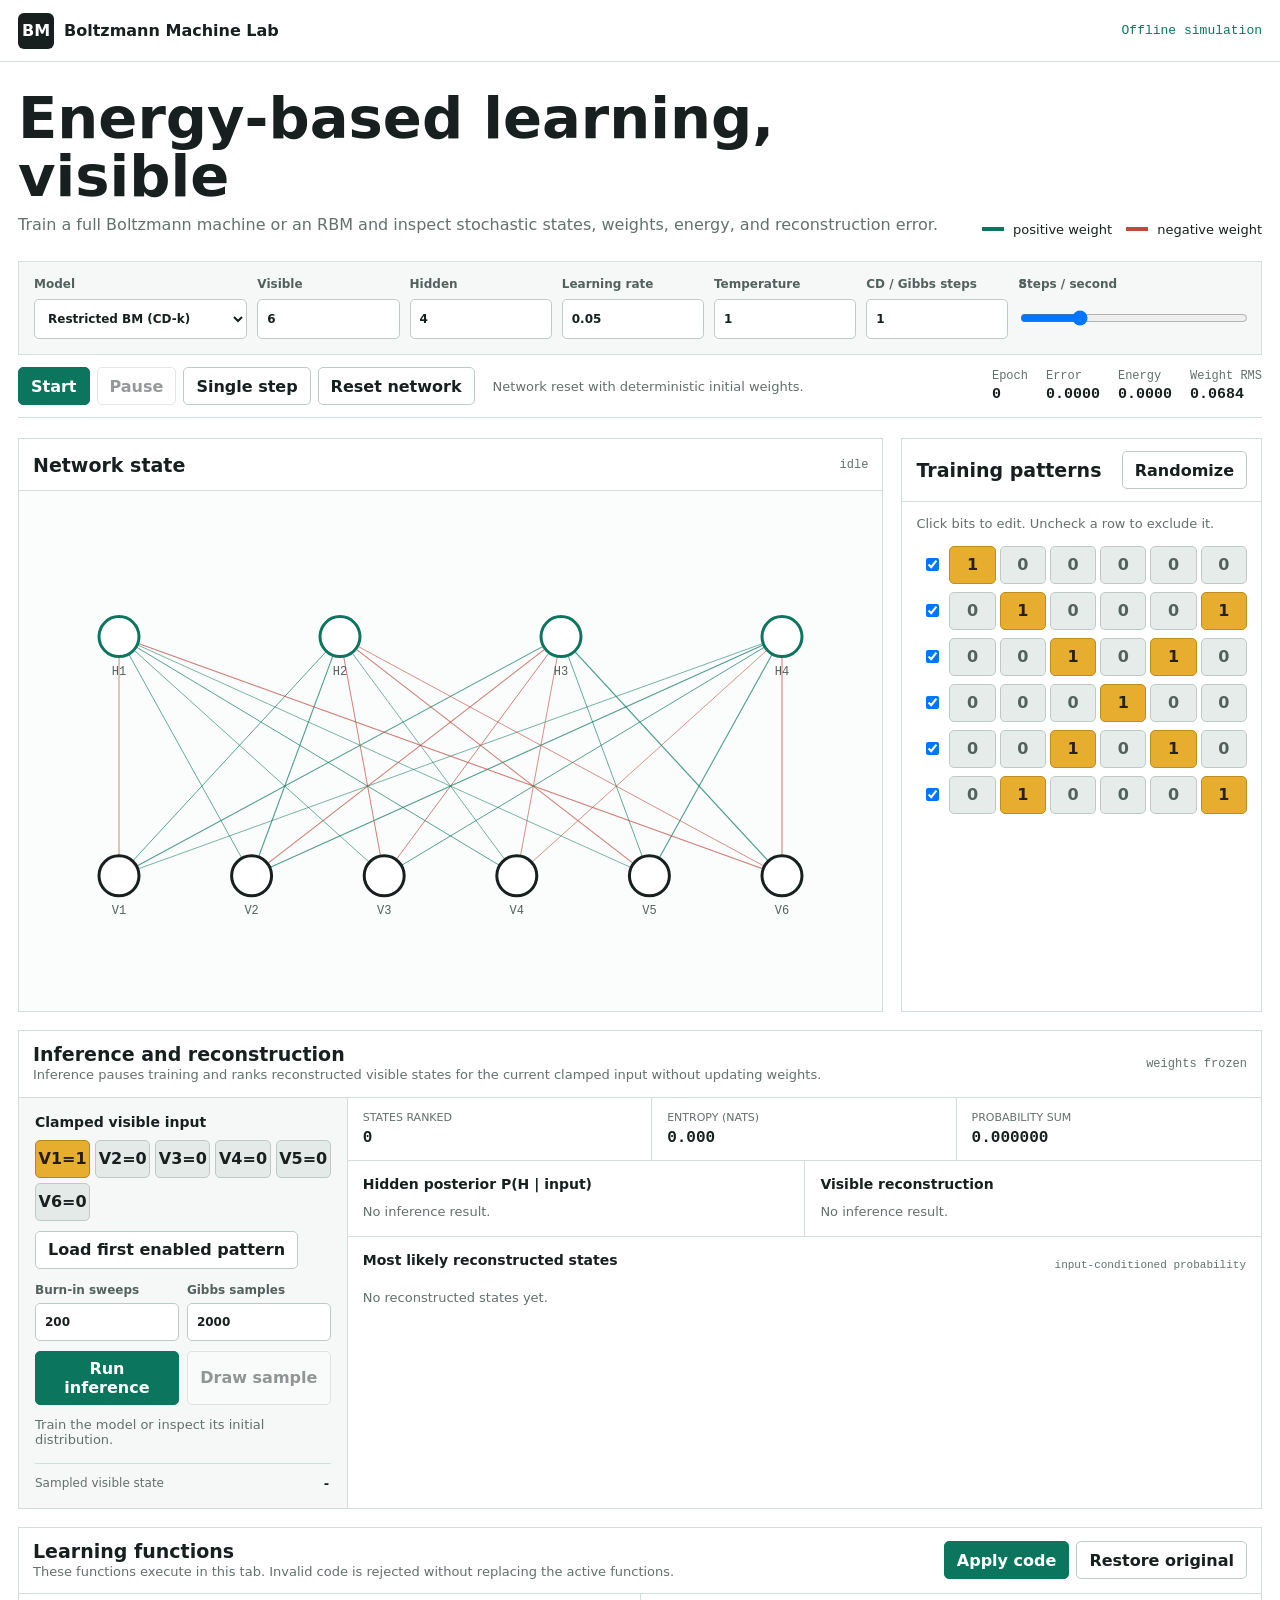
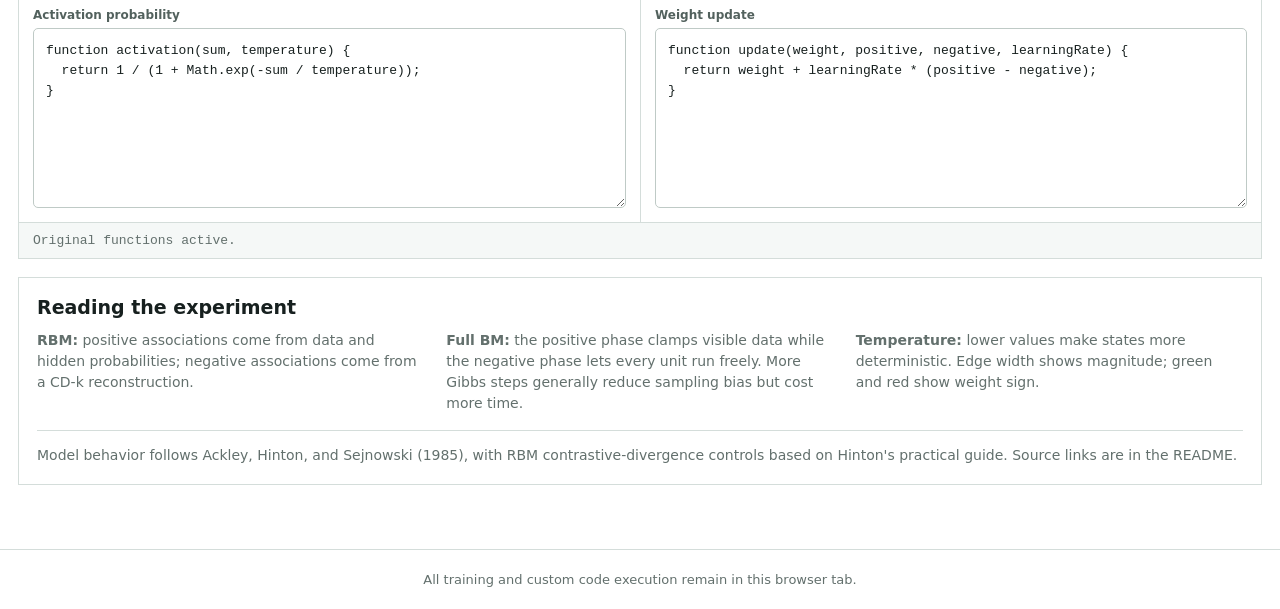
<file: index.html>
<!doctype html>
<html lang="en">
<head>
  <meta charset="utf-8">
  <meta name="viewport" content="width=device-width, initial-scale=1">
  <meta http-equiv="Content-Security-Policy" content="default-src 'self'; script-src 'self' 'unsafe-eval'; style-src 'self'; connect-src 'none'; object-src 'none'; base-uri 'self'; frame-ancestors 'none'; form-action 'none'">
  <meta name="referrer" content="no-referrer">
  <title>Boltzmann Machine Lab</title>
  <link rel="stylesheet" href="styles.css">
  <link rel="stylesheet" href="inference.css">
</head>
<body>
  <header><div><span class="mark">BM</span><strong>Boltzmann Machine Lab</strong></div><span class="local">Offline simulation</span></header>
  <main>
    <section class="lab-head"><div><h1>Energy-based learning, visible</h1><p>Train a full Boltzmann machine or an RBM and inspect stochastic states, weights, energy, and reconstruction error.</p></div><div class="legend"><span><i class="positive"></i> positive weight</span><span><i class="negative"></i> negative weight</span></div></section>
    <section class="control-strip">
      <label>Model<select id="model"><option value="rbm">Restricted BM (CD-k)</option><option value="bm">Full BM (Gibbs phases)</option></select></label>
      <label>Visible<input id="visibleCount" type="number" min="3" max="12" value="6"></label>
      <label>Hidden<input id="hiddenCount" type="number" min="2" max="10" value="4"></label>
      <label>Learning rate<input id="learningRate" type="number" min="0.0001" max="1" step="0.005" value="0.05"></label>
      <label>Temperature<input id="temperature" type="number" min="0.1" max="5" step="0.1" value="1"></label>
      <label>CD / Gibbs steps<input id="gibbsSteps" type="number" min="1" max="50" value="1"></label>
      <label>Steps / second<input id="speed" type="range" min="1" max="30" value="8"><output id="speedValue">8</output></label>
    </section>
    <section class="runtime">
      <div class="actions"><button class="primary" id="start" type="button">Start</button><button id="pause" type="button" disabled>Pause</button><button id="step" type="button">Single step</button><button id="reset" type="button">Reset network</button></div>
      <div id="status" class="status">Ready. Adjust the dataset or start training.</div>
      <div class="metrics"><span>Epoch <strong id="epoch">0</strong></span><span>Error <strong id="error">0.0000</strong></span><span>Energy <strong id="energy">0.0000</strong></span><span>Weight RMS <strong id="weightRms">0.0000</strong></span></div>
    </section>
    <section class="workbench">
      <section class="network-panel">
        <div class="panel-title"><h2>Network state</h2><span id="phase">idle</span></div>
        <canvas id="network" width="1000" height="620" aria-label="Boltzmann machine network"></canvas>
      </section>
      <aside class="dataset-panel">
        <div class="panel-title"><h2>Training patterns</h2><button id="randomPattern" type="button">Randomize</button></div>
        <p>Click bits to edit. Uncheck a row to exclude it.</p>
        <div id="patterns" class="patterns"></div>
      </aside>
    </section>
    <section class="inference-section">
      <div class="panel-title"><div><h2>Inference and reconstruction</h2><p>Inference pauses training and ranks reconstructed visible states for the current clamped input without updating weights.</p></div><span id="inferenceMethod">weights frozen</span></div>
      <div class="inference-layout">
        <aside class="inference-controls">
          <h3>Clamped visible input</h3>
          <div id="inferenceBits" class="inference-bits"></div>
          <button id="loadPattern" type="button">Load first enabled pattern</button>
          <div class="inference-number-grid">
            <label>Burn-in sweeps<input id="inferenceBurnIn" type="number" min="0" max="5000" value="200"></label>
            <label>Gibbs samples<input id="inferenceSamples" type="number" min="100" max="20000" value="2000"></label>
          </div>
          <div class="inference-actions"><button class="primary" id="runInference" type="button">Run inference</button><button id="drawInferenceSample" type="button" disabled>Draw sample</button></div>
          <div class="status" id="inferenceStatus">Train the model or inspect its initial distribution.</div>
          <div class="sample-output"><span>Sampled visible state</span><strong id="sampledState">-</strong></div>
        </aside>
        <div class="inference-results">
          <div class="inference-metrics"><span>States ranked<strong id="distributionStates">0</strong></span><span>Entropy (nats)<strong id="distributionEntropy">0.000</strong></span><span>Probability sum<strong id="probabilitySum">0.000000</strong></span></div>
          <div class="probability-columns">
            <section><h3>Hidden posterior P(H | input)</h3><div id="hiddenPosterior" class="probability-list"><p>No inference result.</p></div></section>
            <section><h3>Visible reconstruction</h3><div id="visibleReconstruction" class="probability-list"><p>No inference result.</p></div></section>
          </div>
          <section class="distribution-panel"><div class="distribution-head"><h3>Most likely reconstructed states</h3><span>input-conditioned probability</span></div><div id="distribution" class="distribution-list"><p>No reconstructed states yet.</p></div></section>
        </div>
      </div>
    </section>
    <section class="code-section">
      <div class="panel-title"><div><h2>Learning functions</h2><p>These functions execute in this tab. Invalid code is rejected without replacing the active functions.</p></div><div><button id="applyCode" type="button" class="primary">Apply code</button><button id="resetCode" type="button">Restore original</button></div></div>
      <div class="code-grid">
        <label>Activation probability<textarea id="activationCode" spellcheck="false"></textarea></label>
        <label>Weight update<textarea id="updateCode" spellcheck="false"></textarea></label>
      </div>
      <pre id="codeStatus">Original functions active.</pre>
    </section>
    <section class="guide">
      <h2>Reading the experiment</h2>
      <div><p><strong>RBM:</strong> positive associations come from data and hidden probabilities; negative associations come from a CD-k reconstruction.</p><p><strong>Full BM:</strong> the positive phase clamps visible data while the negative phase lets every unit run freely. More Gibbs steps generally reduce sampling bias but cost more time.</p><p><strong>Temperature:</strong> lower values make states more deterministic. Edge width shows magnitude; green and red show weight sign.</p></div>
      <p class="sources">Model behavior follows Ackley, Hinton, and Sejnowski (1985), with RBM contrastive-divergence controls based on Hinton's practical guide. Source links are in the README.</p>
    </section>
  </main>
  <footer>All training and custom code execution remain in this browser tab.</footer>
  <script src="app.js"></script>
  <script src="inference.js"></script>
</body>
</html>
</file>
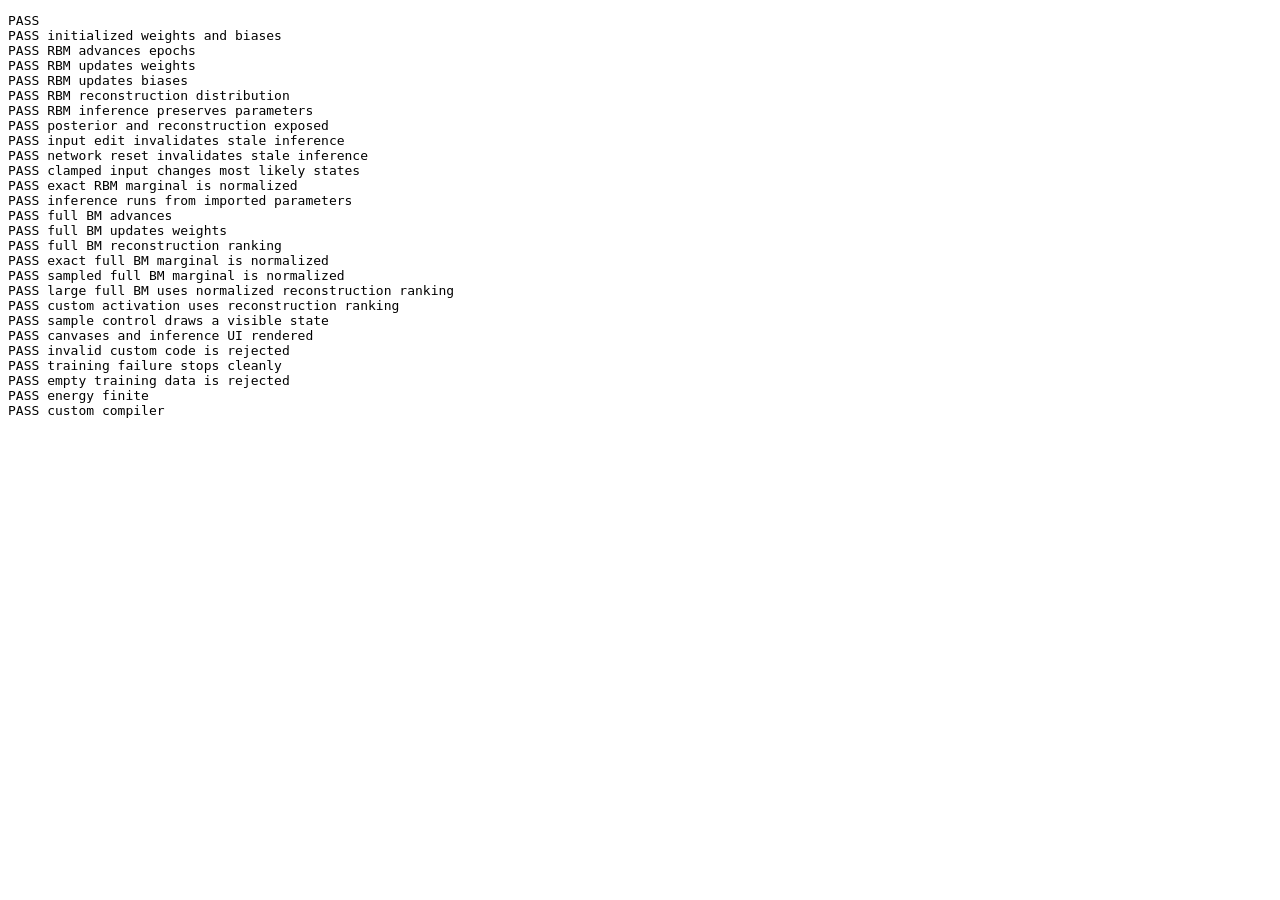
<file: tests/browser-smoke.html>
<!doctype html>
<html><head><meta charset="utf-8"><title>RUNNING</title></head><body>
<iframe id="app" src="../index.html" hidden></iframe><pre id="result">RUNNING</pre>
<script>
document.getElementById("app").addEventListener("load", () => {
  const frame = document.getElementById("app"), win = frame.contentWindow, api = win.BoltzmannLab, inference = win.BoltzmannInference, checks = [];
  const check = (name, pass) => checks.push([name, Boolean(pass)]);
  try {
    check("initialized weights and biases", api.state.weights.length === 100 && api.state.biases.length === 10);
    const beforeWeights = Array.from(api.state.weights), beforeBiases = Array.from(api.state.biases);
    for (let step = 0; step < 5; step += 1) api.trainStep();
    check("RBM advances epochs", api.state.epoch === 5);
    check("RBM updates weights", beforeWeights.some((value, index) => value !== api.state.weights[index]));
    check("RBM updates biases", beforeBiases.some((value, index) => value !== api.state.biases[index]));

    const frozenWeights = Array.from(api.state.weights), frozenBiases = Array.from(api.state.biases);
    const rbmResult = inference.runInference();
    check("RBM reconstruction distribution", rbmResult.distribution.rows.length === 64 && rbmResult.distribution.method.includes("reconstruction") && Math.abs(rbmResult.probabilitySum - 1) < 1e-10);
    check("RBM inference preserves parameters", frozenWeights.every((value, index) => value === api.state.weights[index]) && frozenBiases.every((value, index) => value === api.state.biases[index]));
    check("posterior and reconstruction exposed", rbmResult.conditional.hidden.length === 4 && rbmResult.conditional.reconstructed.length === 6);
    frame.contentDocument.querySelector("#inferenceBits button").click();
    check("input edit invalidates stale inference", inference.state.result === null && frame.contentDocument.getElementById("drawInferenceSample").disabled && frame.contentDocument.getElementById("probabilitySum").textContent === "0.000000");
    inference.runInference();
    frame.contentDocument.getElementById("reset").click();
    check("network reset invalidates stale inference", inference.state.result === null && frame.contentDocument.getElementById("drawInferenceSample").disabled && !frame.contentDocument.getElementById("inferenceStatus").textContent.includes("Inference complete"));
    api.resetNetwork();
    api.state.weights.fill(0);
    api.state.biases.fill(-2);
    api.state.biases[0] = -4;
    api.state.biases[api.state.visible] = -4;
    const stateSize = api.state.visible + api.state.hidden, hidden0 = api.state.visible;
    api.state.weights[api.index(0, hidden0, stateSize)] = 8;
    api.state.weights[api.index(hidden0, 0, stateSize)] = 8;
    inference.state.input = [1, 0, 0, 0, 0, 0];
    const clampedOnTop = inference.runInference().distribution.rows[0].label;
    inference.state.input = [0, 0, 0, 0, 0, 0];
    const clampedOffTop = inference.runInference().distribution.rows[0].label;
    check("clamped input changes most likely states", clampedOnTop !== clampedOffTop && clampedOnTop === "100000" && clampedOffTop === "000000");
    const exactRbm = inference.rbmDistribution();
    check("exact RBM marginal is normalized", exactRbm.rows.length === 64 && Math.abs(exactRbm.rows.reduce((sum, row) => sum + row.probability, 0) - 1) < 1e-10);

    const exportedState = JSON.stringify({
      weights: Array.from(api.state.weights),
      biases: Array.from(api.state.biases),
      epoch: api.state.epoch
    });
    api.resetNetwork();
    const importedState = JSON.parse(exportedState);
    api.state.weights = Float64Array.from(importedState.weights);
    api.state.biases = Float64Array.from(importedState.biases);
    api.state.epoch = importedState.epoch;
    inference.state.input = Array(api.state.visible).fill(0);
    const importedResult = inference.runInference();
    check("inference runs from imported parameters", importedResult.distribution.rows.length === 64 && Math.abs(importedResult.probabilitySum - 1) < 1e-10);

    frame.contentDocument.getElementById("model").value = "bm";
    api.resetNetwork();
    const bmBefore = Array.from(api.state.weights);
    api.trainStep();
    check("full BM advances", api.state.epoch === 1);
    check("full BM updates weights", bmBefore.some((value, index) => value !== api.state.weights[index]));
    const bmResult = inference.runInference();
    check("full BM reconstruction ranking", bmResult.distribution.representedStates === 64 && bmResult.distribution.method.includes("full-BM") && Math.abs(bmResult.probabilitySum - 1) < 1e-10);
    const exactBm = inference.fullExactDistribution();
    check("exact full BM marginal is normalized", exactBm.rows.length === 64 && Math.abs(exactBm.rows.reduce((sum, row) => sum + row.probability, 0) - 1) < 1e-10);
    const sampledBm = inference.sampledDistribution(2, 100);
    check("sampled full BM marginal is normalized", sampledBm.rows.length > 0 && Math.abs(sampledBm.rows.reduce((sum, row) => sum + row.probability, 0) - 1) < 1e-10);
    frame.contentDocument.getElementById("visibleCount").value = "12";
    frame.contentDocument.getElementById("hiddenCount").value = "10";
    frame.contentDocument.getElementById("inferenceBurnIn").value = "0";
    frame.contentDocument.getElementById("inferenceSamples").value = "100";
    api.resetNetwork();
    inference.state.input = Array(12).fill(0);
    const sampledResult = inference.runInference();
    check("large full BM uses normalized reconstruction ranking", sampledResult.distribution.method.includes("full-BM") && Math.abs(sampledResult.probabilitySum - 1) < 1e-10);
    frame.contentDocument.getElementById("model").value = "rbm";
    frame.contentDocument.getElementById("visibleCount").value = "6";
    frame.contentDocument.getElementById("hiddenCount").value = "4";
    api.resetNetwork();
    inference.state.input = Array(6).fill(0);
    frame.contentDocument.getElementById("activationCode").value = "function activation(sum, temperature) { return sum / temperature > 0 ? 0.9 : 0.1; }";
    frame.contentDocument.getElementById("applyCode").click();
    const customResult = inference.runInference();
    check("custom activation uses reconstruction ranking", customResult.distribution.method.includes("custom activation") && Math.abs(customResult.probabilitySum - 1) < 1e-10);
    frame.contentDocument.getElementById("drawInferenceSample").click();
    check("sample control draws a visible state", frame.contentDocument.getElementById("sampledState").textContent.length === 6);
    check("canvases and inference UI rendered", frame.contentDocument.getElementById("network").width > 300 && frame.contentDocument.querySelectorAll("#distribution .distribution-row").length > 0);
    frame.contentDocument.getElementById("resetCode").click();
    frame.contentDocument.getElementById("activationCode").value = "function broken() { return 0.5; }";
    frame.contentDocument.getElementById("applyCode").click();
    check("invalid custom code is rejected", frame.contentDocument.getElementById("codeStatus").textContent.includes("Expected function activation"));
    frame.contentDocument.getElementById("resetCode").click();
    api.state.update = () => { throw new Error("deliberate test failure"); };
    api.trainStep();
    check("training failure stops cleanly", api.state.timer === null && frame.contentDocument.getElementById("status").textContent.includes("Training stopped"));
    frame.contentDocument.getElementById("resetCode").click();
    api.state.patterns.forEach((pattern) => { pattern.enabled = false; });
    const epochBeforeInvalidInput = api.state.epoch;
    api.trainStep();
    check("empty training data is rejected", api.state.epoch === epochBeforeInvalidInput && frame.contentDocument.getElementById("status").textContent.includes("Enable at least one training pattern"));
    check("energy finite", Number.isFinite(api.energy()));
    check("custom compiler", api.compileFunction("function activation(x,t){return x+t;}", "activation")(2,3) === 5);
    const ok = checks.every((item) => item[1]);
    document.getElementById("result").textContent = (ok ? "PASS" : "FAIL") + "\n" + checks.map((item) => (item[1] ? "PASS " : "FAIL ") + item[0]).join("\n");
    document.title = ok ? "PASS" : "FAIL";
  } catch (error) { document.getElementById("result").textContent = "FAIL\n" + error.stack; document.title = "FAIL"; }
}, { once:true });
</script></body></html>
</file>
<file: styles.css>
:root{--ink:#17201f;--muted:#63706d;--line:#d4ddda;--paper:#f5f8f7;--green:#0b765d;--red:#bd493f;--yellow:#e6ad2e;font-family:Inter,ui-sans-serif,system-ui,sans-serif;color:var(--ink);background:#fff}*{box-sizing:border-box}body{margin:0}header{height:62px;padding:0 max(18px,calc((100vw - 1380px)/2));display:flex;align-items:center;justify-content:space-between;border-bottom:1px solid var(--line)}header div{display:flex;align-items:center;gap:10px}.mark{display:grid;place-items:center;width:36px;height:36px;border-radius:6px;background:var(--ink);color:#fff;font-weight:800}.local{font:13px ui-monospace,monospace;color:var(--green)}main{max-width:1380px;margin:auto;padding:28px 18px 64px}.lab-head{display:flex;justify-content:space-between;align-items:end;gap:24px;margin-bottom:24px}h1{margin:0 0 8px;font-size:clamp(32px,4.5vw,60px);line-height:1;letter-spacing:0}h2{margin:0;font-size:19px}p{margin:0;color:var(--muted);line-height:1.5}.legend{display:flex;gap:14px;white-space:nowrap;font-size:13px}.legend i{display:inline-block;width:22px;height:4px;margin:0 5px 3px 0}.positive{background:var(--green)}.negative{background:var(--red)}.control-strip{display:grid;grid-template-columns:1.5fr repeat(5,1fr) 1.6fr;gap:10px;padding:15px;border:1px solid var(--line);background:var(--paper)}label{display:grid;gap:6px;color:#52615d;font-size:12px;font-weight:750}input,select,button,textarea{font:inherit;color:var(--ink);border:1px solid #bfcac6;border-radius:5px;background:#fff}input,select{width:100%;min-height:38px;padding:7px 9px}input[type=range]{padding:0}output{position:absolute;pointer-events:none}.runtime{display:grid;grid-template-columns:auto minmax(250px,1fr) auto;align-items:center;gap:18px;padding:12px 0;border-bottom:1px solid var(--line)}.actions{display:flex;gap:7px}button{min-height:38px;padding:7px 12px;font-weight:750;cursor:pointer}button:hover:not(:disabled){border-color:var(--green)}button:disabled{opacity:.45}.primary{color:#fff;border-color:var(--green);background:var(--green)}.status{color:var(--muted);font-size:13px}.status.error{color:var(--red)}.metrics{display:flex;gap:18px;font:12px ui-monospace,monospace}.metrics span{color:var(--muted)}.metrics strong{display:block;margin-top:3px;color:var(--ink);font-size:15px}.workbench{display:grid;grid-template-columns:minmax(0,2.4fr) minmax(270px,1fr);gap:18px;margin-top:20px}.network-panel,.dataset-panel,.code-section,.guide{border:1px solid var(--line)}.panel-title{min-height:52px;padding:12px 14px;display:flex;align-items:center;justify-content:space-between;gap:10px;border-bottom:1px solid var(--line)}.panel-title span{color:var(--muted);font:12px ui-monospace,monospace}.network-panel canvas{display:block;width:100%;height:520px;background:#fbfcfc}.dataset-panel>p{padding:12px 14px;font-size:13px}.patterns{padding:0 14px 14px;display:grid;gap:8px}.pattern{display:grid;grid-template-columns:25px 1fr;align-items:center;gap:8px}.pattern input{min-height:auto}.bits{display:grid;grid-template-columns:repeat(var(--bits),1fr);gap:4px}.bit{min-width:0;height:32px;padding:0;background:#e6ece9;color:#53615d}.bit.on{background:var(--yellow);border-color:#bd8d21;color:#292212}.code-section{margin-top:18px}.code-section>.panel-title>div:last-child{display:flex;gap:7px}.code-section .panel-title p{font-size:13px}.code-grid{display:grid;grid-template-columns:1fr 1fr}.code-grid label{padding:14px}.code-grid label+label{border-left:1px solid var(--line)}textarea{min-height:180px;padding:12px;resize:vertical;font:13px/1.55 ui-monospace,SFMono-Regular,monospace}pre{margin:0;padding:10px 14px;border-top:1px solid var(--line);background:var(--paper);white-space:pre-wrap;color:var(--muted)}.guide{margin-top:18px;padding:18px}.guide>div{display:grid;grid-template-columns:repeat(3,1fr);gap:22px;margin-top:12px}.guide p{font-size:14px}.sources{margin-top:16px;padding-top:14px;border-top:1px solid var(--line)}footer{padding:22px;text-align:center;border-top:1px solid var(--line);color:var(--muted);font-size:13px}@media(max-width:1050px){.control-strip{grid-template-columns:repeat(4,1fr)}.runtime{grid-template-columns:1fr}.metrics{justify-content:space-between}.workbench{grid-template-columns:1fr}.network-panel canvas{height:430px}}@media(max-width:650px){.lab-head{align-items:flex-start;flex-direction:column}.legend{white-space:normal}.control-strip{grid-template-columns:1fr 1fr}.runtime{gap:10px}.actions{display:grid;grid-template-columns:1fr 1fr}.metrics{display:grid;grid-template-columns:1fr 1fr}.network-panel canvas{height:360px}.code-grid,.guide>div{grid-template-columns:1fr}.code-grid label+label{border-left:0;border-top:1px solid var(--line)}.panel-title{align-items:flex-start}.code-section>.panel-title{flex-direction:column}.control-strip label:first-child,.control-strip label:last-child{grid-column:1/-1}}
</file>
<file: inference.css>
.inference-section { margin-top:18px; border:1px solid var(--line); }
.inference-section .panel-title p { font-size:13px; }
.inference-layout { display:grid; grid-template-columns:minmax(260px,.72fr) minmax(0,2fr); }
.inference-controls { padding:16px; border-right:1px solid var(--line); background:var(--paper); }
.inference-controls h3,.inference-results h3 { margin:0 0 10px; font-size:14px; }
.inference-bits { display:grid; grid-template-columns:repeat(auto-fit,minmax(46px,1fr)); gap:5px; margin-bottom:10px; }
.inference-bit { min-width:0; height:38px; padding:0; background:#e4eae7; }
.inference-bit.on { border-color:#b4871f; background:var(--yellow); color:#241d0d; }
.inference-number-grid { display:grid; grid-template-columns:1fr 1fr; gap:8px; margin-top:14px; }
.inference-actions { display:grid; grid-template-columns:1fr 1fr; gap:8px; margin-top:10px; }
.inference-controls .status { padding:12px 0 4px; }
.sample-output { display:flex; justify-content:space-between; gap:12px; margin-top:12px; padding-top:12px; border-top:1px solid var(--line); color:var(--muted); font-size:12px; }
.sample-output strong { color:var(--ink); font:700 14px ui-monospace,monospace; overflow-wrap:anywhere; }
.inference-results { min-width:0; }
.inference-metrics { display:grid; grid-template-columns:repeat(3,1fr); border-bottom:1px solid var(--line); }
.inference-metrics span { padding:13px 15px; border-right:1px solid var(--line); color:var(--muted); font-size:11px; text-transform:uppercase; }
.inference-metrics span:last-child { border:0; }
.inference-metrics strong { display:block; margin-top:5px; color:var(--ink); font:700 16px ui-monospace,monospace; }
.probability-columns { display:grid; grid-template-columns:1fr 1fr; border-bottom:1px solid var(--line); }
.probability-columns>section { min-width:0; padding:15px; }
.probability-columns>section+section { border-left:1px solid var(--line); }
.probability-list { display:grid; gap:7px; }
.probability-list p,.distribution-list>p { color:var(--muted); font-size:13px; }
.probability-row { display:grid; grid-template-columns:28px minmax(40px,1fr) 54px; align-items:center; gap:8px; font:11px ui-monospace,monospace; }
.probability-track,.distribution-track { height:8px; overflow:hidden; background:#e2e8e5; }
.probability-track i,.distribution-track i { display:block; height:100%; background:var(--green); }
.probability-row output { position:static; text-align:right; }
.distribution-panel { padding:15px; }
.distribution-head { display:flex; justify-content:space-between; align-items:center; gap:10px; }
.distribution-head span { color:var(--muted); font:11px ui-monospace,monospace; }
.distribution-list { display:grid; gap:7px; margin-top:10px; }
.distribution-row { display:grid; grid-template-columns:minmax(70px,120px) minmax(80px,1fr) 74px; align-items:center; gap:10px; font:12px ui-monospace,monospace; }
.distribution-row code { color:var(--ink); font-weight:700; }
.distribution-track i { background:var(--yellow); }
.distribution-row output { position:static; text-align:right; }
@media(max-width:900px){.inference-layout{grid-template-columns:1fr}.inference-controls{border-right:0;border-bottom:1px solid var(--line)}}
@media(max-width:600px){.inference-number-grid,.inference-actions,.probability-columns{grid-template-columns:1fr}.probability-columns>section+section{border-left:0;border-top:1px solid var(--line)}.inference-metrics strong{font-size:13px}.inference-metrics span{padding:10px 8px}.distribution-row{grid-template-columns:70px minmax(70px,1fr) 64px}}
</file>
